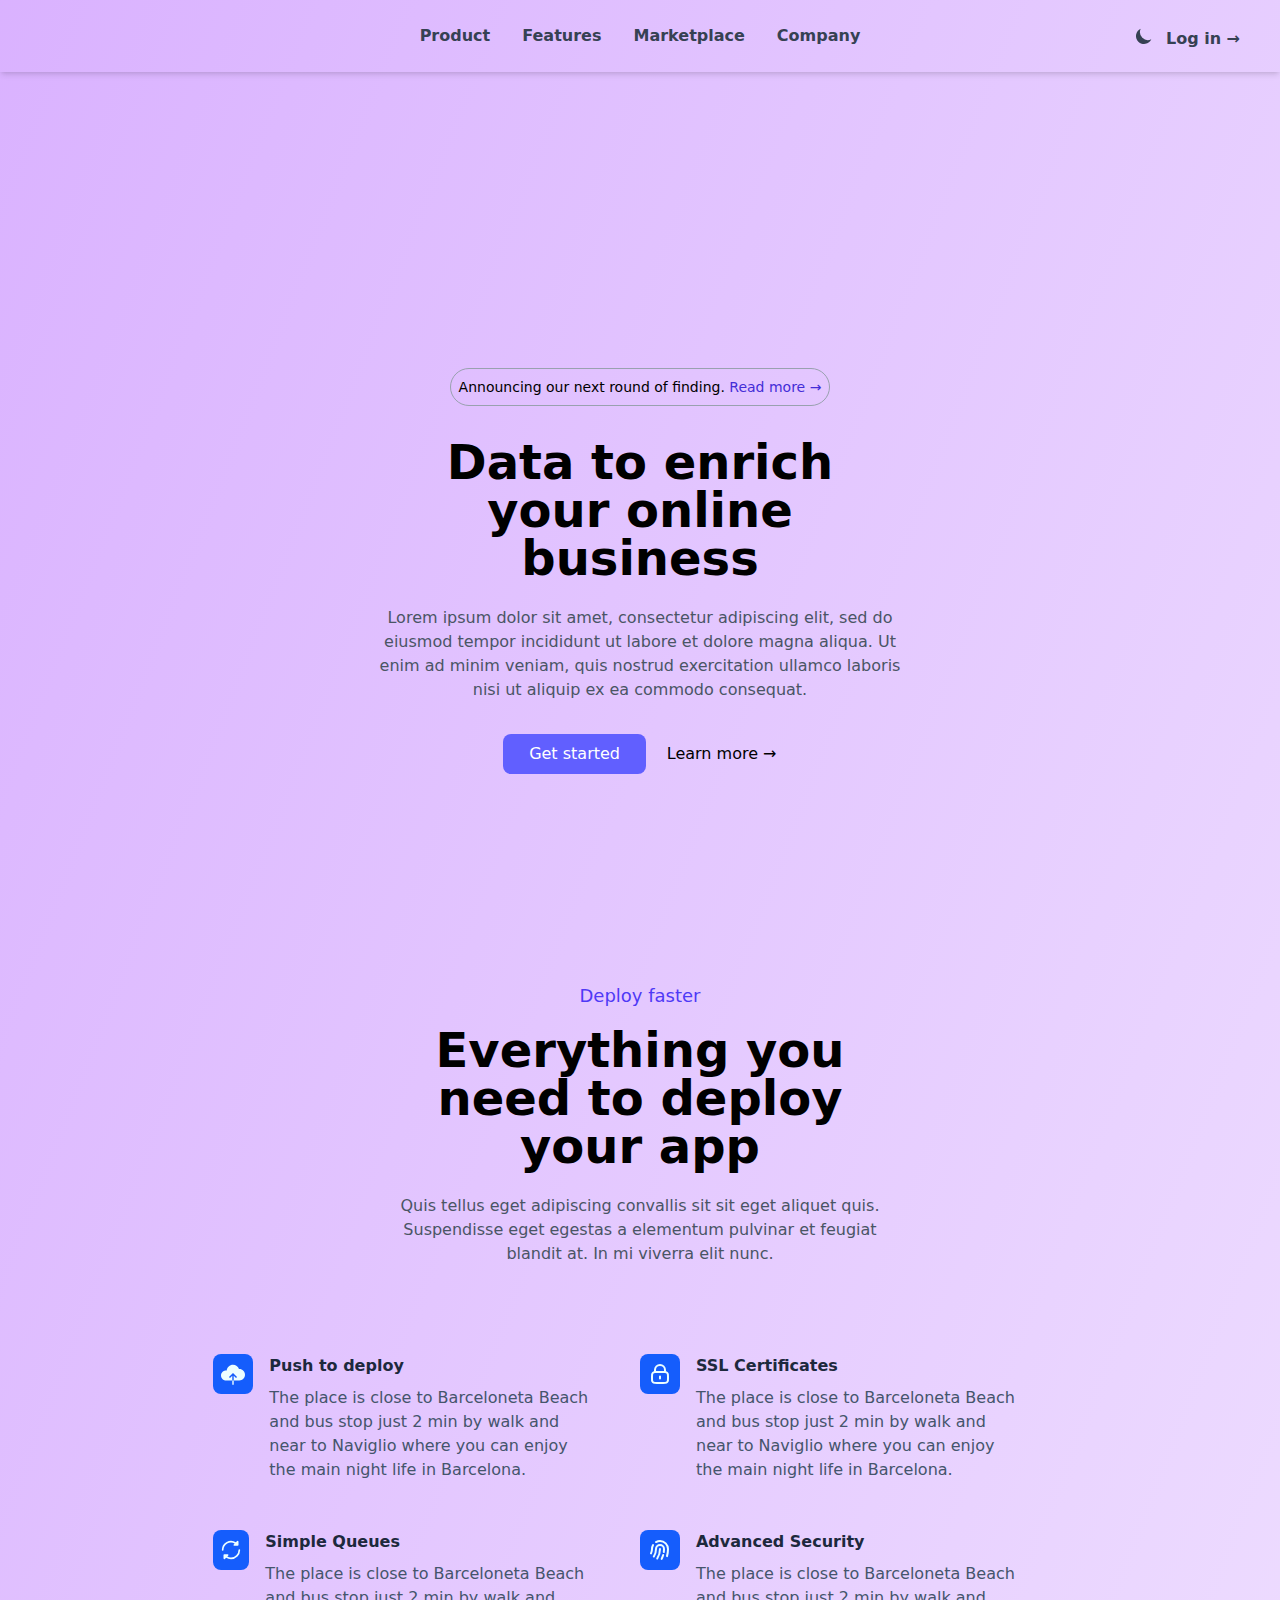
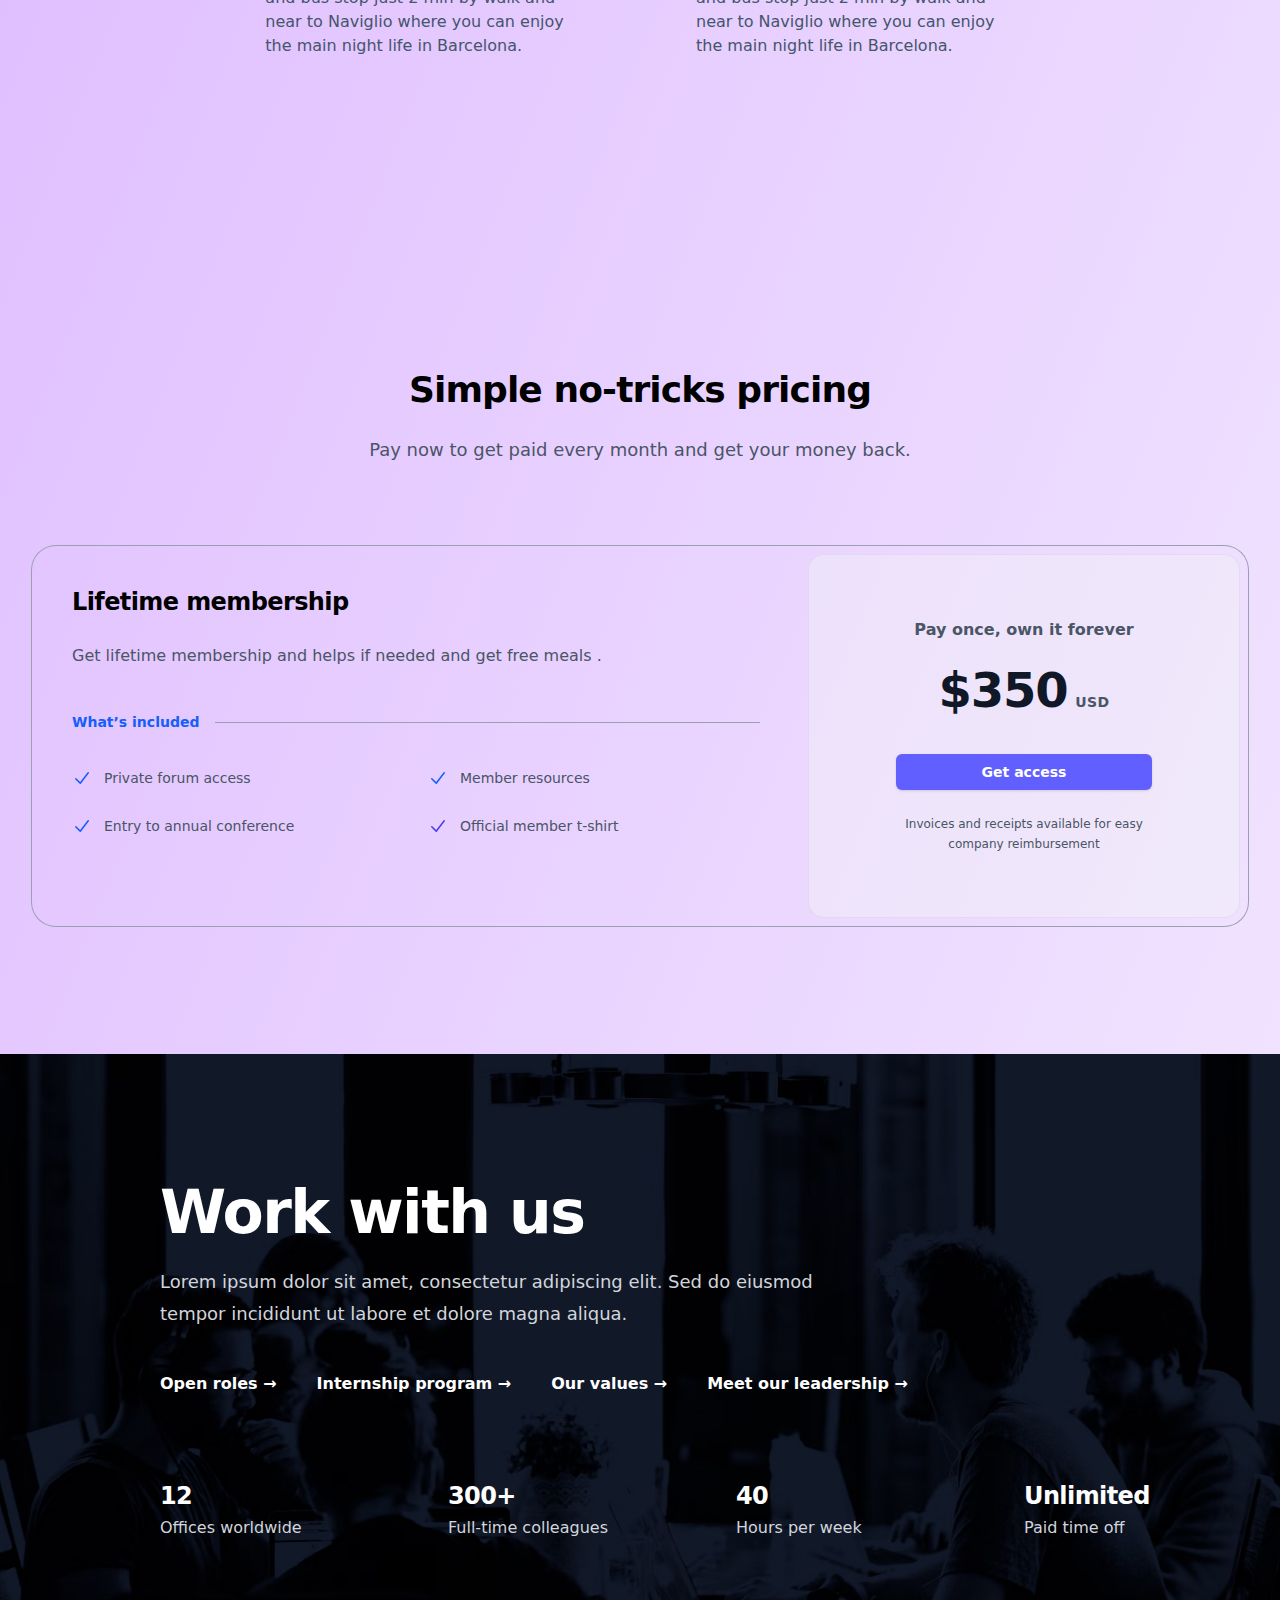
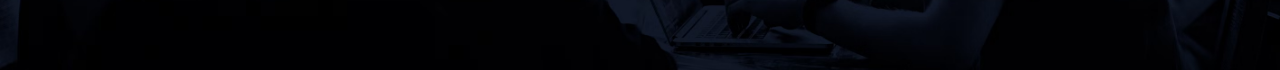
<file: index.html>
<!doctype html>
<html>

<head>
  <meta charset="UTF-8">
  <meta name="viewport" content="width=device-width, initial-scale=1.0">
  <link href="src/output.css" rel="stylesheet">
</head>

<body>
  <nav class="nav">
    <ul class="list">
      <li><a href="#" class="li-item">Product</a></li>
      <li><a href="#" class="li-item">Features</a></li>
      <li><a href="#" class="li-item">Marketplace</a></li>
      <li><a href="#" class="li-item">Company</a></li>
    </ul>
    <div class="absolute right-10">
      <button id="theme-toggle" type="button" class="theme-button">
        <svg id="theme-toggle-dark-icon" class="w-5 h-5" fill="currentColor" viewBox="0 0 20 20"
          xmlns="http://www.w3.org/2000/svg">
          <path d="M17.293 13.293A8 8 0 016.707 2.707a8.001 8.001 0 1010.586 10.586z"></path>
        </svg>
        <svg id="theme-toggle-light-icon" class="hidden w-5 h-5" fill="currentColor" viewBox="0 0 20 20"
          xmlns="http://www.w3.org/2000/svg">
          <path
            d="M10 2a1 1 0 011 1v1a1 1 0 11-2 0V3a1 1 0 011-1zm4 8a4 4 0 11-8 0 4 4 0 018 0zm-.464 4.95l.707.707a1 1 0 001.414-1.414l-.707-.707a1 1 0 00-1.414 1.414zm2.12-10.607a1 1 0 010 1.414l-.706.707a1 1 0 11-1.414-1.414l.707-.707a1 1 0 011.414 0zM17 11a1 1 0 100-2h-1a1 1 0 100 2h1zm-7 4a1 1 0 011 1v1a1 1 0 11-2 0v-1a1 1 0 011-1zM5.05 6.464A1 1 0 106.465 5.05l-.708-.707a1 1 0 00-1.414 1.414l.707.707zm1.414 8.486l-.707.707a1 1 0 01-1.414-1.414l.707-.707a1 1 0 011.414 1.414zM4 11a1 1 0 100-2H3a1 1 0 000 2h1z"
            fill-rule="evenodd" clip-rule="evenodd"></path>
        </svg>
      </button>
      <a href="login.html"
        class="text-gray-700 hover:text-black dark:hover:text-indigo-400  dark:text-white relative bottom-0.5">Log
        in
        →</a>
    </div>
  </nav>
  <button id="menu-bar" class="theme-button md:hidden absolute right-5 top-4 z-10">
    <svg id="bar-icon" xmlns="http://www.w3.org/2000/svg" fill="currentColor" class="w-6 h-6 md:hidden"
      viewBox="0 0 50 50">
      <path
        d="M 0 7.5 L 0 12.5 L 50 12.5 L 50 7.5 Z M 0 22.5 L 0 27.5 L 50 27.5 L 50 22.5 Z M 0 37.5 L 0 42.5 L 50 42.5 L 50 37.5 Z">
      </path>
    </svg>
    <svg id="cross-icon" class="w-6 h-6 hidden md:hidden" fill="currentColor" xmlns="http://www.w3.org/2000/svg"
      viewBox="0 0 122.88 122.88">
      <path
        d="M6,6H6a20.53,20.53,0,0,1,29,0l26.5,26.49L87.93,6a20.54,20.54,0,0,1,29,0h0a20.53,20.53,0,0,1,0,29L90.41,61.44,116.9,87.93a20.54,20.54,0,0,1,0,29h0a20.54,20.54,0,0,1-29,0L61.44,90.41,35,116.9a20.54,20.54,0,0,1-29,0H6a20.54,20.54,0,0,1,0-29L32.47,61.44,6,34.94A20.53,20.53,0,0,1,6,6Z" />
    </svg>
  </button>
  <nav id="vertical-nav" class="vert-nav hidden md:hidden">
    <ul class="flex flex-col space-y-4 divide-y-1  divide-gray-200">
      <li class="li-item"><a href="#">Product</a></li>
      <li class="li-item"><a href="#">Features</a></li>
      <li class="li-item"><a href="#">Marketplace</a></li>
      <li class="li-item"><a href="#">Company</a></li>
      <li id="dark-text" class="li-item"><a href="#">Dark Mode</a></li>
      <li id="light-text" class="hidden li-item"><a href="#">Light Mode</a></li>
      <li class="li-item"><a href="login.html">Log in →</a></li>
    </ul>
  </nav>


  <!-- content -->
  <div class="m-auto pt-20 mt-54 lg:mt-72 w-full dark:text-white">
    <div class="w-full text-center">
      <button class="rounded-4xl border p-2 border-gray-400 text-sm mb-8">Announcing our next round of finding.
        <span class="text-indigo-700">Read more
          →</span></button>
      <h1 class="font-bold text-4xl md:text-5xl w-10/12 md:w-6/12 lg:w-4/12 m-auto">Data to enrich your online business
      </h1>
      <p class="mt-6 text-gray-600 dark:text-gray-400 w-9/12 sm:w-10/12 md:w-8/12 lg:w-5/12 m-auto">
        Lorem ipsum dolor sit amet, consectetur adipiscing elit, sed do eiusmod tempor incididunt ut labore et dolore
        magna aliqua. Ut enim ad minim veniam, quis nostrud exercitation ullamco laboris nisi ut aliquip ex ea commodo
        consequat.
      </p>

      <div class="mt-8 space-x-4  w-full sm:w-6/12  md:w-6/12 lg:w-4/12 m-auto">
        <button class="bg-indigo-500 text-white px-4 py-2 rounded-lg w-6/12 md:w-4/12">Get started</button>
        <a href="#" class="text-black dark:text-white w-6/12">Learn more →</a>
      </div>
    </div>

    <div class="w-full flex flex-wrap justify-center mt-52">
      <div class="w-full text-center">
        <h3 class="text-indigo-600 text-lg mb-4">Deploy faster</h3>
        <h1 class="text-4xl md:text-5xl w-10/12 md:w-6/12 lg:w-4/12 m-auto font-bold">Everything you need to deploy your
          app</h1>
        <p class="mt-6 text-gray-600 dark:text-gray-400 w-9/12 sm:w-10/12 md:w-8/12 lg:w-5/12 m-auto">
          Quis tellus eget adipiscing convallis sit sit eget aliquet quis.
          Suspendisse eget egestas a elementum pulvinar et feugiat blandit at.
          In mi viverra elit nunc.
        </p>
      </div>
      <div class="features-section pl-5 md:pl-20">
        <div class="features">
          <a href="" class="icons-features">
            <svg fill="currentColor" class="w-6 h-6 m-auto" viewBox="0 0 1920 1920" xmlns="http://www.w3.org/2000/svg">
              <path fill-rule="evenodd" clip-rule="evenodd"
                d="M1451.06 557.975C1456.76 557.082 1462.44 556.191 1468.24 556.191C1717.38 556.191 1920 761.334 1920 1013.33C1920 1265.33 1717.38 1470.48 1468.24 1470.48H1016.47V1094.13L1202.37 1282.36L1282.33 1201.45L960 875.391L637.666 1201.45L717.628 1282.36L903.529 1094.13V1470.48H395.294C177.318 1470.48 0 1291.05 0 1070.48C0 849.905 177.318 670.477 395.294 670.477C416.188 670.477 436.631 673.22 456.847 676.534C482.598 417.105 697.073 213.334 960 213.334C1181.82 213.334 1368.85 358.705 1438.08 559.62C1442.45 559.325 1446.76 558.649 1451.06 557.975ZM1016.47 1813.33H903.53V1470.48H1016.47V1813.33Z" />
            </svg>
          </a>
          <div class="px-4 p-b-4 inline w-10/12 ">
            <h5 class="mb-2 text-slate-800 font-semibold dark:text-neutral-50">
              Push to deploy
            </h5>
            <p class="text-slate-600 leading-normal font-light dark:text-neutral-400">
              The place is close to Barceloneta Beach and bus stop just 2 min by walk and near to Naviglio where you can
              enjoy the main night life in Barcelona.
            </p>
          </div>
        </div>
        <div class="features">
          <button class="icons-features">
            <svg fill="transparent" class="w-6 h-6 m-auto text-cyan-50" viewBox="0 0 24 24"
              xmlns="http://www.w3.org/2000/svg">
              <path
                d="M12 14.5V16.5M7 10.0288C7.47142 10 8.05259 10 8.8 10H15.2C15.9474 10 16.5286 10 17 10.0288M7 10.0288C6.41168 10.0647 5.99429 10.1455 5.63803 10.327C5.07354 10.6146 4.6146 11.0735 4.32698 11.638C4 12.2798 4 13.1198 4 14.8V16.2C4 17.8802 4 18.7202 4.32698 19.362C4.6146 19.9265 5.07354 20.3854 5.63803 20.673C6.27976 21 7.11984 21 8.8 21H15.2C16.8802 21 17.7202 21 18.362 20.673C18.9265 20.3854 19.3854 19.9265 19.673 19.362C20 18.7202 20 17.8802 20 16.2V14.8C20 13.1198 20 12.2798 19.673 11.638C19.3854 11.0735 18.9265 10.6146 18.362 10.327C18.0057 10.1455 17.5883 10.0647 17 10.0288M7 10.0288V8C7 5.23858 9.23858 3 12 3C14.7614 3 17 5.23858 17 8V10.0288"
                stroke="currentColor" stroke-width="2" stroke-linecap="round" stroke-linejoin="round" />
            </svg>
          </button>
          <div class="px-4 p-b-4 inline w-10/12">
            <h5 class="mb-2 text-slate-800 font-semibold dark:text-neutral-50">
              SSL Certificates
            </h5>
            <p class="text-slate-600 leading-normal font-light dark:text-neutral-400">
              The place is close to Barceloneta Beach and bus stop just 2 min by walk and near to Naviglio where you can
              enjoy the main night life in Barcelona.
            </p>
          </div>
        </div>
        <div class="features">
          <button class="icons-features">
            <svg fill="currentColor" class="w-5 h-5 m-auto" viewBox="0 0 24 24" xmlns="http://www.w3.org/2000/svg">
              <path
                d="M1,12A11,11,0,0,1,17.882,2.7l1.411-1.41A1,1,0,0,1,21,2V6a1,1,0,0,1-1,1H16a1,1,0,0,1-.707-1.707l1.128-1.128A8.994,8.994,0,0,0,3,12a1,1,0,0,1-2,0Zm21-1a1,1,0,0,0-1,1,9.01,9.01,0,0,1-9,9,8.9,8.9,0,0,1-4.42-1.166l1.127-1.127A1,1,0,0,0,8,17H4a1,1,0,0,0-1,1v4a1,1,0,0,0,.617.924A.987.987,0,0,0,4,23a1,1,0,0,0,.707-.293L6.118,21.3A10.891,10.891,0,0,0,12,23,11.013,11.013,0,0,0,23,12,1,1,0,0,0,22,11Z" />
            </svg>
          </button>
          <div class="px-4 p-b-4 inline w-10/12">
            <h5 class="mb-2 text-slate-800 font-semibold dark:text-neutral-50">
              Simple Queues
            </h5>
            <p class="text-slate-600 leading-normal font-light dark:text-neutral-400">
              The place is close to Barceloneta Beach and bus stop just 2 min by walk and near to Naviglio where you can
              enjoy the main night life in Barcelona.
            </p>
          </div>
        </div>
        <div class="features">
          <button class="icons-features">
            <svg class="w-6 h-6 m-auto" viewBox="0 0 24 24" fill="none" xmlns="http://www.w3.org/2000/svg">
              <path
                d="M5.80688 18.5304C5.82459 18.5005 5.84273 18.4709 5.8613 18.4413C7.2158 16.2881 7.99991 13.7418 7.99991 11C7.99991 8.79086 9.79077 7 11.9999 7C14.209 7 15.9999 8.79086 15.9999 11C15.9999 12.017 15.9307 13.0186 15.7966 14M13.6792 20.8436C14.2909 19.6226 14.7924 18.3369 15.1707 17M19.0097 18.132C19.6547 15.8657 20 13.4732 20 11C20 6.58172 16.4183 3 12 3C10.5429 3 9.17669 3.38958 8 4.07026M3 15.3641C3.64066 14.0454 4 12.5646 4 11C4 9.54285 4.38958 8.17669 5.07026 7M11.9999 11C11.9999 14.5172 10.9911 17.7988 9.24707 20.5712"
                stroke="currentColor" stroke-width="2" stroke-linecap="round" stroke-linejoin="round" />
            </svg>
          </button>
          <div class="px-4 p-b-4 inline w-10/12">
            <h5 class="mb-2 text-slate-800 font-semibold dark:text-neutral-50">
              Advanced Security
            </h5>
            <p class="text-slate-600 leading-normal font-light dark:text-neutral-400">
              The place is close to Barceloneta Beach and bus stop just 2 min by walk and near to Naviglio where you can
              enjoy the main night life in Barcelona.
            </p>
          </div>
        </div>
      </div>
    </div>
    <div class="mt-40 py-24 sm:py-32">
      <div class="mx-auto max-w-7xl px-6 lg:px-8">
        <div class="mx-auto max-w-2xl text-center">
          <h2 class="text-3xl font-bold tracking-tight sm:text-4xl">Simple no-tricks pricing</h2>
          <p class="mt-6 text-lg leading-8 text-gray-600 dark:text-neutral-400">Pay now to get paid every month and get
            your money back.</p>
        </div>
        <div class="pricing-con">
          <div class="p-8 sm:p-10 lg:flex-auto">
            <h3 class="text-2xl font-bold tracking-tight">Lifetime membership</h3>
            <p class="mt-6 text-base leading-7 text-gray-600 dark:text-neutral-400">Get lifetime membership and helps if
              needed and get free
              meals .</p>
            <div class="mt-10 flex items-center gap-x-4">
              <h4 class="flex-none text-sm font-semibold leading-6 text-blue-600">What’s included</h4>
              <div class="h-px flex-auto bg-gray-400"></div>
            </div>
            <ul role="list" class="list-pricing ">
              <li class="flex gap-x-3 dark:text-neutral-400">
                <svg class="h-6 w-5 text-blue-600" viewBox="0 0 20 20" fill="currentColor" aria-hidden="true">
                  <path fill-rule="evenodd"
                    d="M16.704 4.153a.75.75 0 01.143 1.052l-8 10.5a.75.75 0 01-1.127.075l-4.5-4.5a.75.75 0 011.06-1.06l3.894 3.893 7.48-9.817a.75.75 0 011.05-.143z"
                    clip-rule="evenodd" />
                </svg>
                Private forum access
              </li>
              <li class="flex gap-x-3 dark:text-neutral-400">
                <svg class="h-6 w-5 flex-none text-blue-600" viewBox="0 0 20 20" fill="currentColor" aria-hidden="true">
                  <path fill-rule="evenodd"
                    d="M16.704 4.153a.75.75 0 01.143 1.052l-8 10.5a.75.75 0 01-1.127.075l-4.5-4.5a.75.75 0 011.06-1.06l3.894 3.893 7.48-9.817a.75.75 0 011.05-.143z"
                    clip-rule="evenodd" />
                </svg>
                Member resources
              </li>
              <li class="flex gap-x-3 dark:text-neutral-400">
                <svg class="h-6 w-5 flex-none text-blue-600" viewBox="0 0 20 20" fill="currentColor" aria-hidden="true">
                  <path fill-rule="evenodd"
                    d="M16.704 4.153a.75.75 0 01.143 1.052l-8 10.5a.75.75 0 01-1.127.075l-4.5-4.5a.75.75 0 011.06-1.06l3.894 3.893 7.48-9.817a.75.75 0 011.05-.143z"
                    clip-rule="evenodd" />
                </svg>
                Entry to annual conference
              </li>
              <li class="flex gap-x-3 dark:text-neutral-400">
                <svg class="h-6 w-5 flex-none text-indigo-600" viewBox="0 0 20 20" fill="currentColor"
                  aria-hidden="true">
                  <path fill-rule="evenodd"
                    d="M16.704 4.153a.75.75 0 01.143 1.052l-8 10.5a.75.75 0 01-1.127.075l-4.5-4.5a.75.75 0 011.06-1.06l3.894 3.893 7.48-9.817a.75.75 0 011.05-.143z"
                    clip-rule="evenodd" />
                </svg>
                Official member t-shirt
              </li>
            </ul>
          </div>
          <div class="-mt-2 p-2 lg:mt-0 lg:w-full lg:max-w-md lg:flex-shrink-0">
            <div
              class="rounded-2xl bg-gray-100/40 dark:bg-white/20 py-10 text-center ring-1 ring-inset ring-gray-900/5 lg:flex lg:flex-col lg:justify-center lg:py-16">
              <div class="mx-auto max-w-xs px-8">
                <p class="text-base font-semibold text-gray-600 dark:text-neutral-50">Pay once, own it forever</p>
                <p class="mt-6 flex items-baseline justify-center gap-x-2 dark:text-neutral-50">
                  <span class="text-5xl font-bold tracking-tight text-gray-900 dark:text-neutral-50">$350</span>
                  <span
                    class="text-sm font-semibold leading-6 tracking-wide text-gray-600 dark:text-neutral-50">USD</span>
                </p>
                <a href="#"
                  class="mt-10 block w-full rounded-md bg-indigo-500 px-3 py-2 text-center text-sm font-semibold text-white shadow-sm hover:bg-indigo-400 focus-visible:outline focus-visible:outline-2 focus-visible:outline-offset-2 focus-visible:bg-indigo-500">Get
                  access</a>
                <p class="mt-6 text-xs leading-5 text-gray-600 dark:text-neutral-400">Invoices and receipts available
                  for easy company
                  reimbursement</p>
              </div>
            </div>
          </div>
        </div>
      </div>
    </div>
    <div class="relative isolate overflow-hidden bg-gray-900 py-24 sm:py-32">
      <img src="Images/navImage.avif" alt=""
        class="absolute inset-0 -z-10 h-full w-full object-cover object-right md:object-center">
      <div class="mx-auto md:ml-40 max-w-7xl">
        <div class="mx-auto max-w-2xl lg:mx-0">
          <h2 class="text-4xl font-bold tracking-tight text-white sm:text-6xl">Work with us</h2>
          <p class="mt-6 text-lg leading-8 text-gray-300">Lorem ipsum dolor sit amet, consectetur adipiscing elit. Sed
            do eiusmod tempor incididunt ut labore et dolore magna aliqua.</p>
        </div>
        <div class="mx-auto mt-10 max-w-2xl lg:mx-0 lg:max-w-none">
          <div
            class="grid grid-cols-1 gap-x-8 gap-y-6 text-base font-semibold leading-7 text-white sm:grid-cols-2 md:flex lg:gap-x-10">
            <a href="#">Open roles <span aria-hidden="true">&rarr;</span></a>
            <a href="#">Internship program <span aria-hidden="true">&rarr;</span></a>
            <a href="#">Our values <span aria-hidden="true">&rarr;</span></a>
            <a href="#">Meet our leadership <span aria-hidden="true">&rarr;</span></a>
          </div>
          <dl class="mt-16 grid grid-cols-1 gap-8 sm:mt-20 sm:grid-cols-2 lg:grid-cols-4">
            <div class="flex flex-col-reverse">
              <dt class="text-base leading-7 text-gray-300">Offices worldwide</dt>
              <dd class="text-2xl font-bold leading-9 tracking-tight text-white">12</dd>
            </div>
            <div class="flex flex-col-reverse">
              <dt class="text-base leading-7 text-gray-300">Full-time colleagues</dt>
              <dd class="text-2xl font-bold leading-9 tracking-tight text-white">300+</dd>
            </div>
            <div class="flex flex-col-reverse">
              <dt class="text-base leading-7 text-gray-300">Hours per week</dt>
              <dd class="text-2xl font-bold leading-9 tracking-tight text-white">40</dd>
            </div>
            <div class="flex flex-col-reverse">
              <dt class="text-base leading-7 text-gray-300">Paid time off</dt>
              <dd class="text-2xl font-bold leading-9 tracking-tight text-white">Unlimited</dd>
            </div>
          </dl>
        </div>
      </div>
    </div>

  </div>
  <script src="src/script.js"></script>
</body>

</html>
</file>
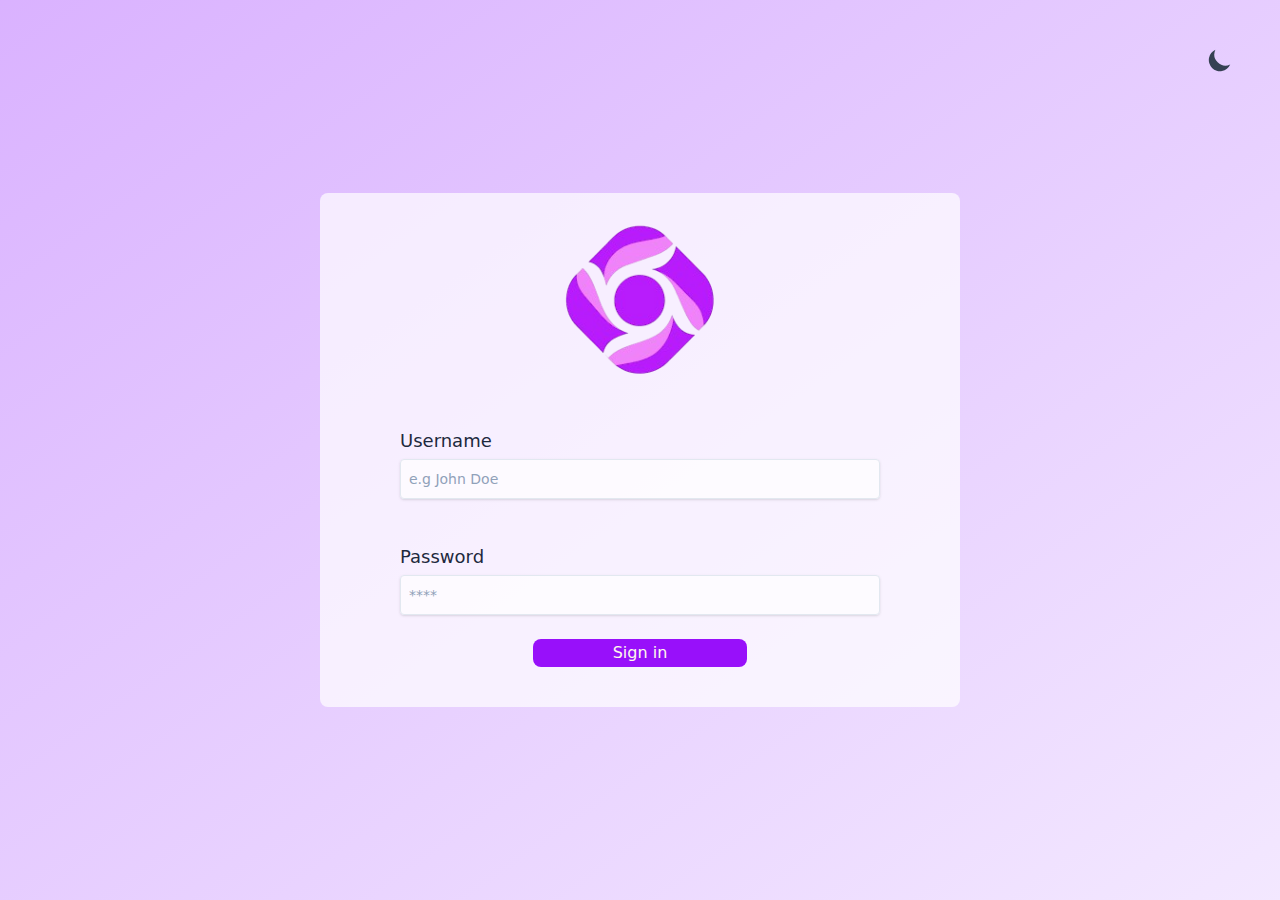
<file: login.html>
<!doctype html>
<html>

<head>
  <meta charset="UTF-8">
  <meta name="viewport" content="width=device-width, initial-scale=1.0">
  <link href="src/output.css" rel="stylesheet">
</head>

<body class="h-screen flex justify-center">
  <button id="theme-toggle" type="button" class="theme-button absolute right-10 top-10">
    <svg id="theme-toggle-dark-icon" class="w-7 h-7" fill="currentColor" viewBox="0 0 20 20"
      xmlns="http://www.w3.org/2000/svg">
      <path d="M17.293 13.293A8 8 0 016.707 2.707a8.001 8.001 0 1010.586 10.586z"></path>
    </svg>
    <svg id="theme-toggle-light-icon" class="hidden w-7 h-7" fill="currentColor" viewBox="0 0 20 20"
      xmlns="http://www.w3.org/2000/svg">
      <path
        d="M10 2a1 1 0 011 1v1a1 1 0 11-2 0V3a1 1 0 011-1zm4 8a4 4 0 11-8 0 4 4 0 018 0zm-.464 4.95l.707.707a1 1 0 001.414-1.414l-.707-.707a1 1 0 00-1.414 1.414zm2.12-10.607a1 1 0 010 1.414l-.706.707a1 1 0 11-1.414-1.414l.707-.707a1 1 0 011.414 0zM17 11a1 1 0 100-2h-1a1 1 0 100 2h1zm-7 4a1 1 0 011 1v1a1 1 0 11-2 0v-1a1 1 0 011-1zM5.05 6.464A1 1 0 106.465 5.05l-.708-.707a1 1 0 00-1.414 1.414l.707.707zm1.414 8.486l-.707.707a1 1 0 01-1.414-1.414l.707-.707a1 1 0 011.414 1.414zM4 11a1 1 0 100-2H3a1 1 0 000 2h1z"
        fill-rule="evenodd" clip-rule="evenodd"></path>
    </svg>
  </button>
  <div
    class="w-full sm:w-6/12 bg-white/70 dark:bg-white/10 rounded-lg flex flex-wrap justify-center items-center self-center">
    <div class="w-4/12 m-auto ">
      <img src="./Images/logo-removebg-preview.png" class="rounded-4xl">
    </div>
    <div class="w-9/12 m-auto mt-5">
      <label for="user">
        Username
      </label>
      <input id="user" type="text" placeholder="e.g John Doe" />
    </div>
    <div class="w-9/12 m-auto mt-5">
      <label for="pass">
        Password
      </label>
      <input id="pass" type="text" placeholder="****" />
    </div>
    <button id="login" class="w-6/12 md:w-4/12 h-7 mb-10 m-auto bg-purple-600 rounded-lg text-amber-50">Sign
      in</button>
  </div>
  <script src="src/script.js">

  </script>
</body>

</html>
</file>
